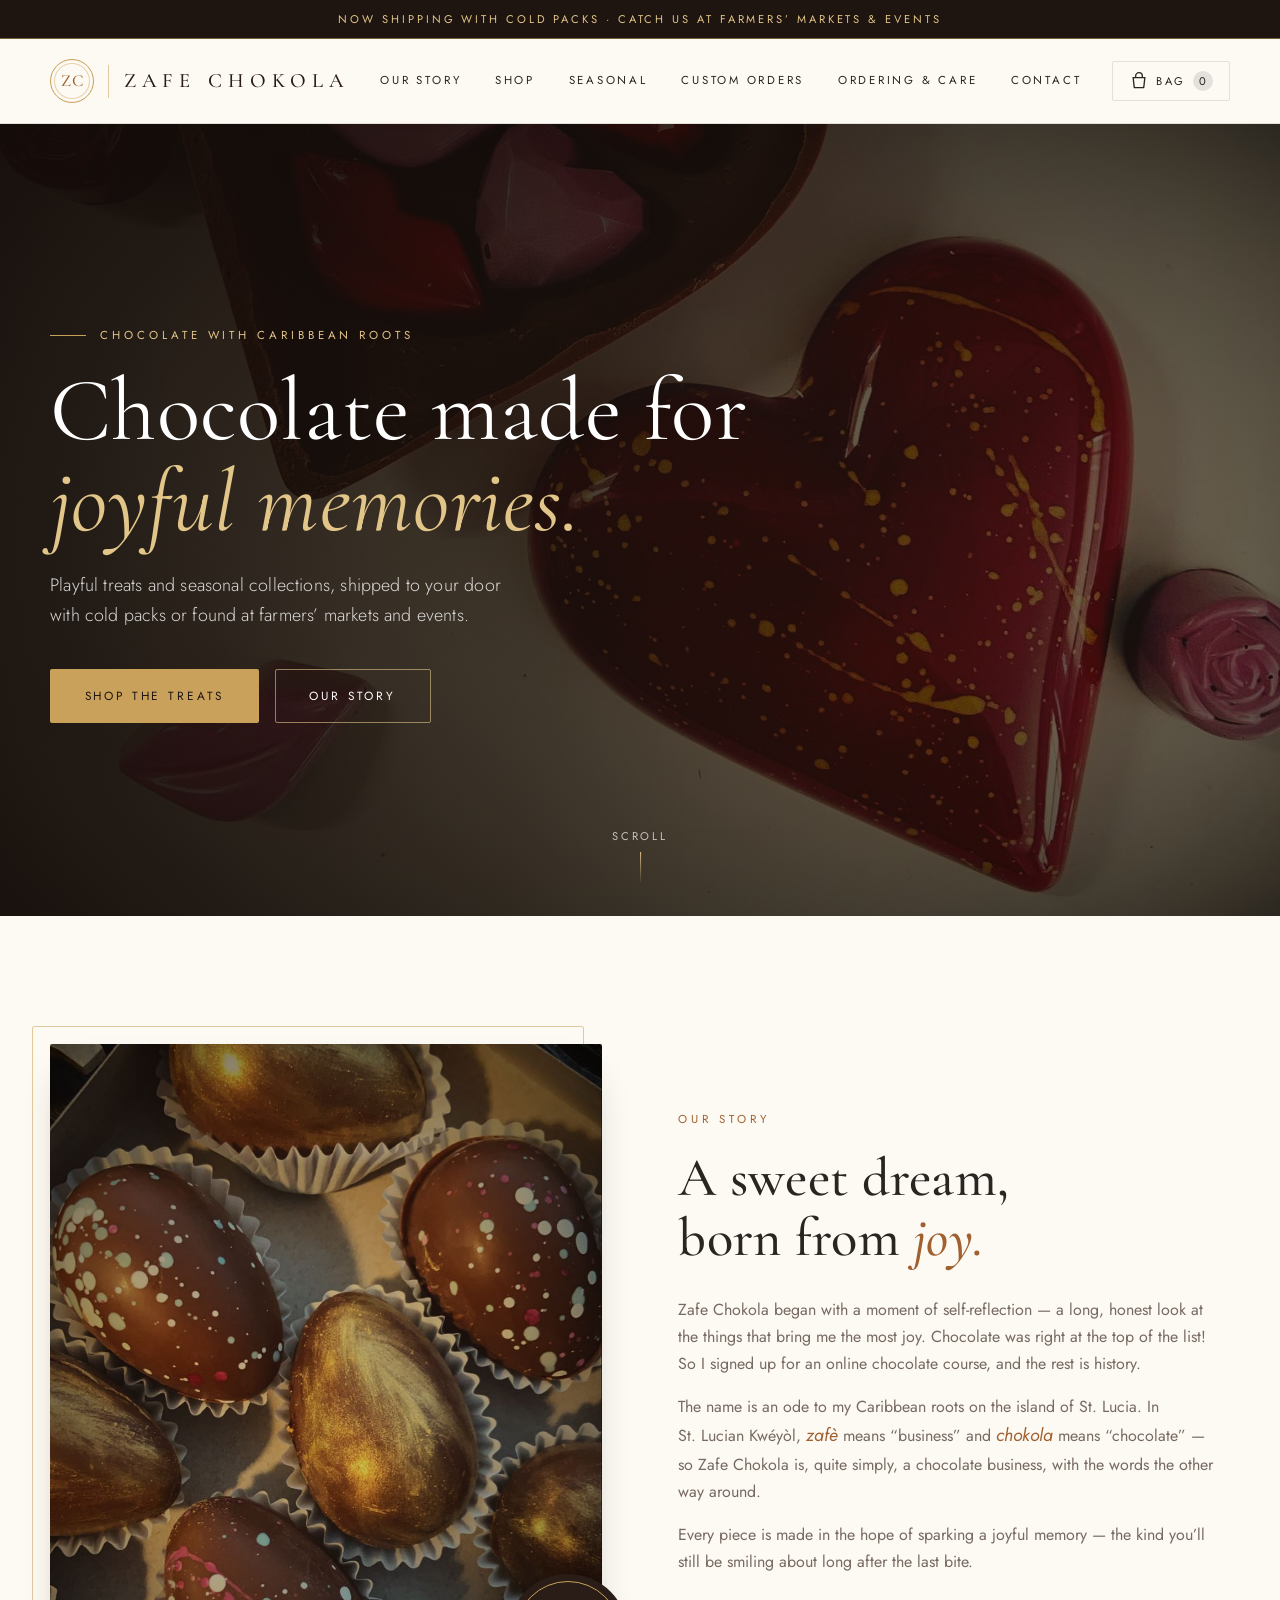
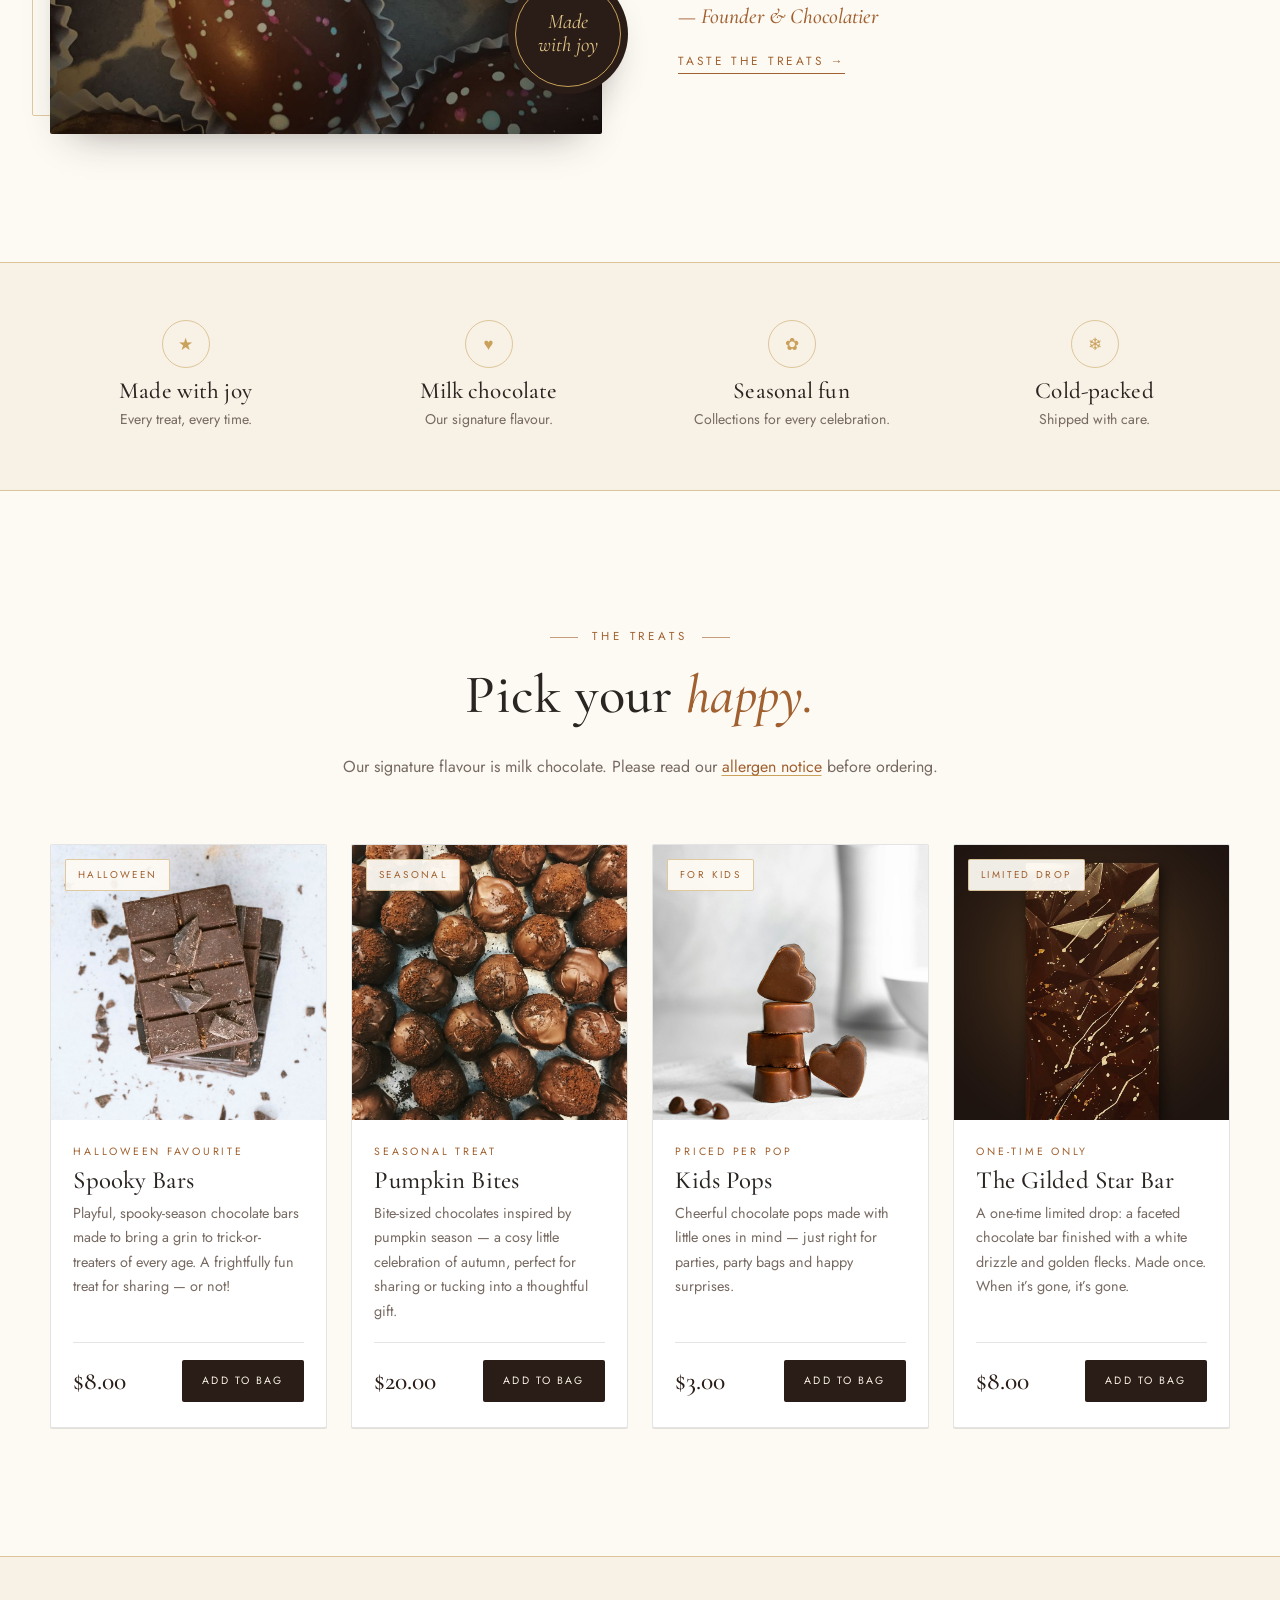
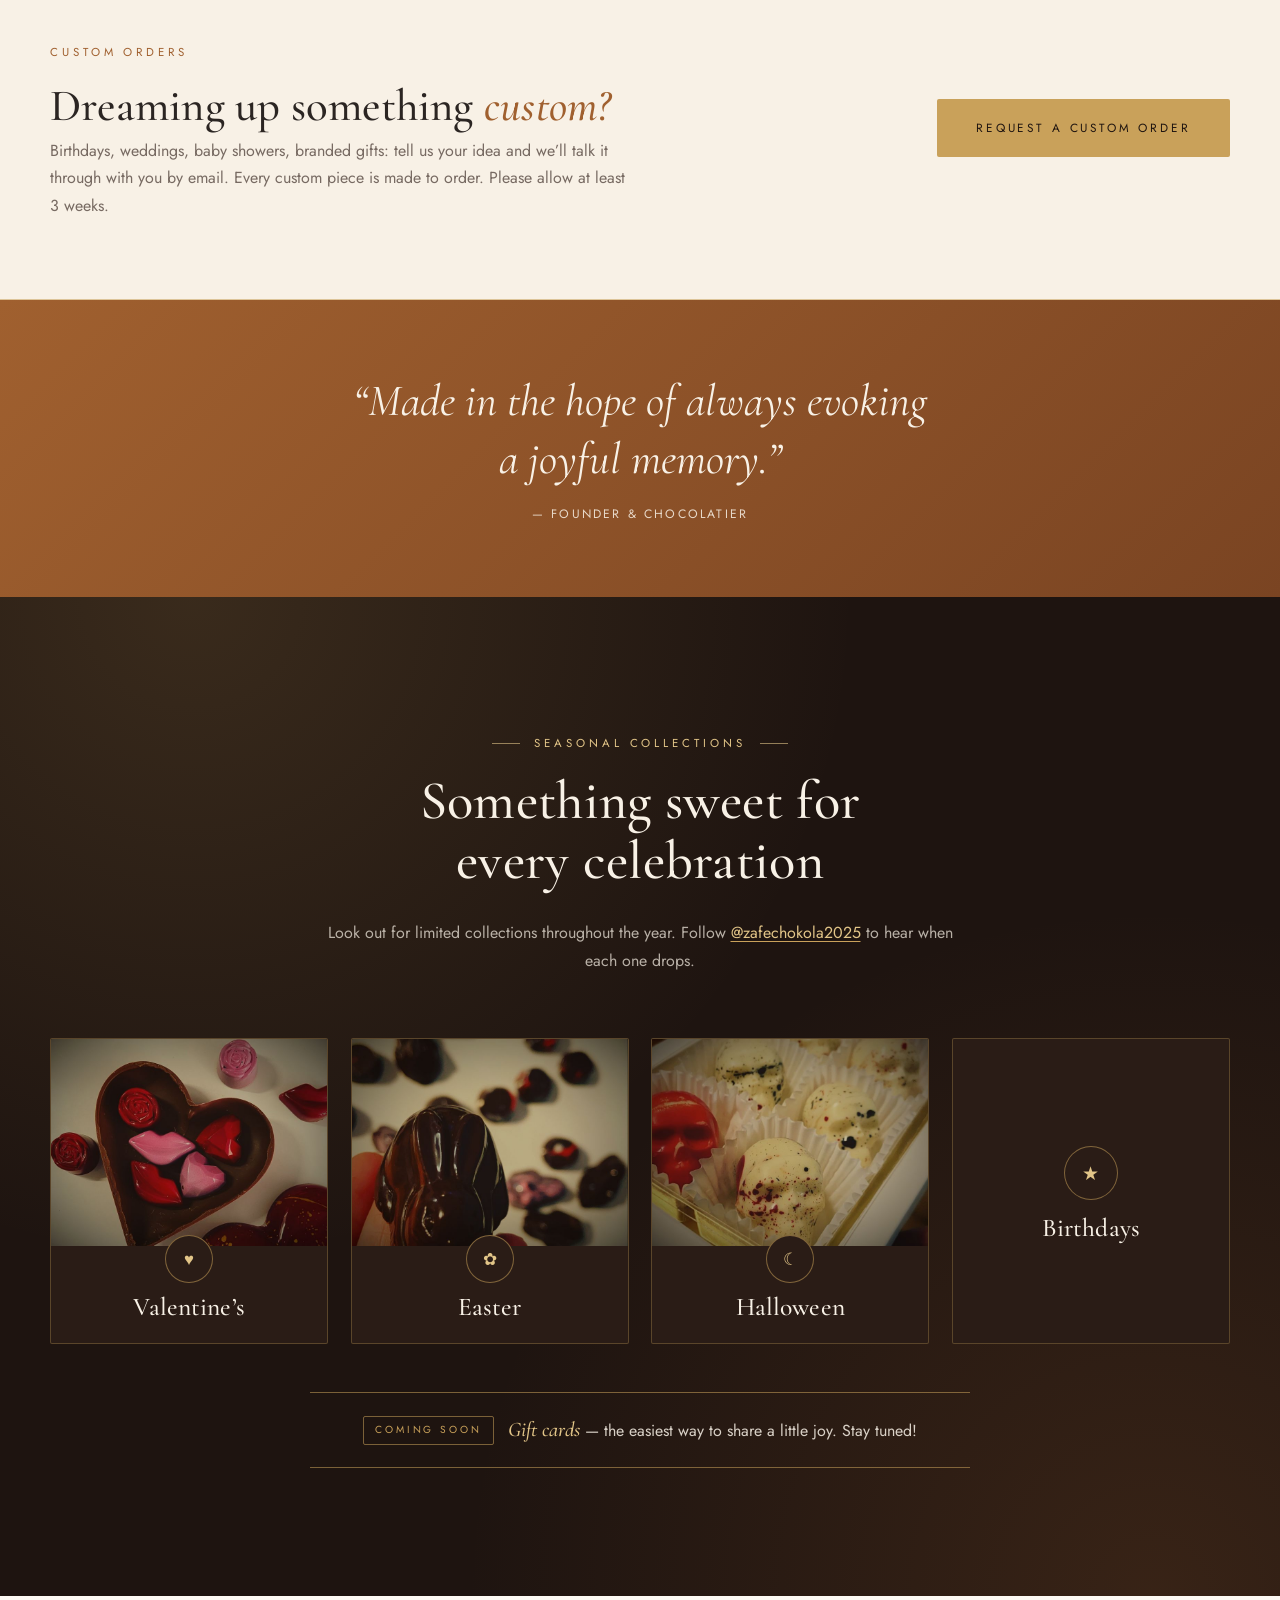
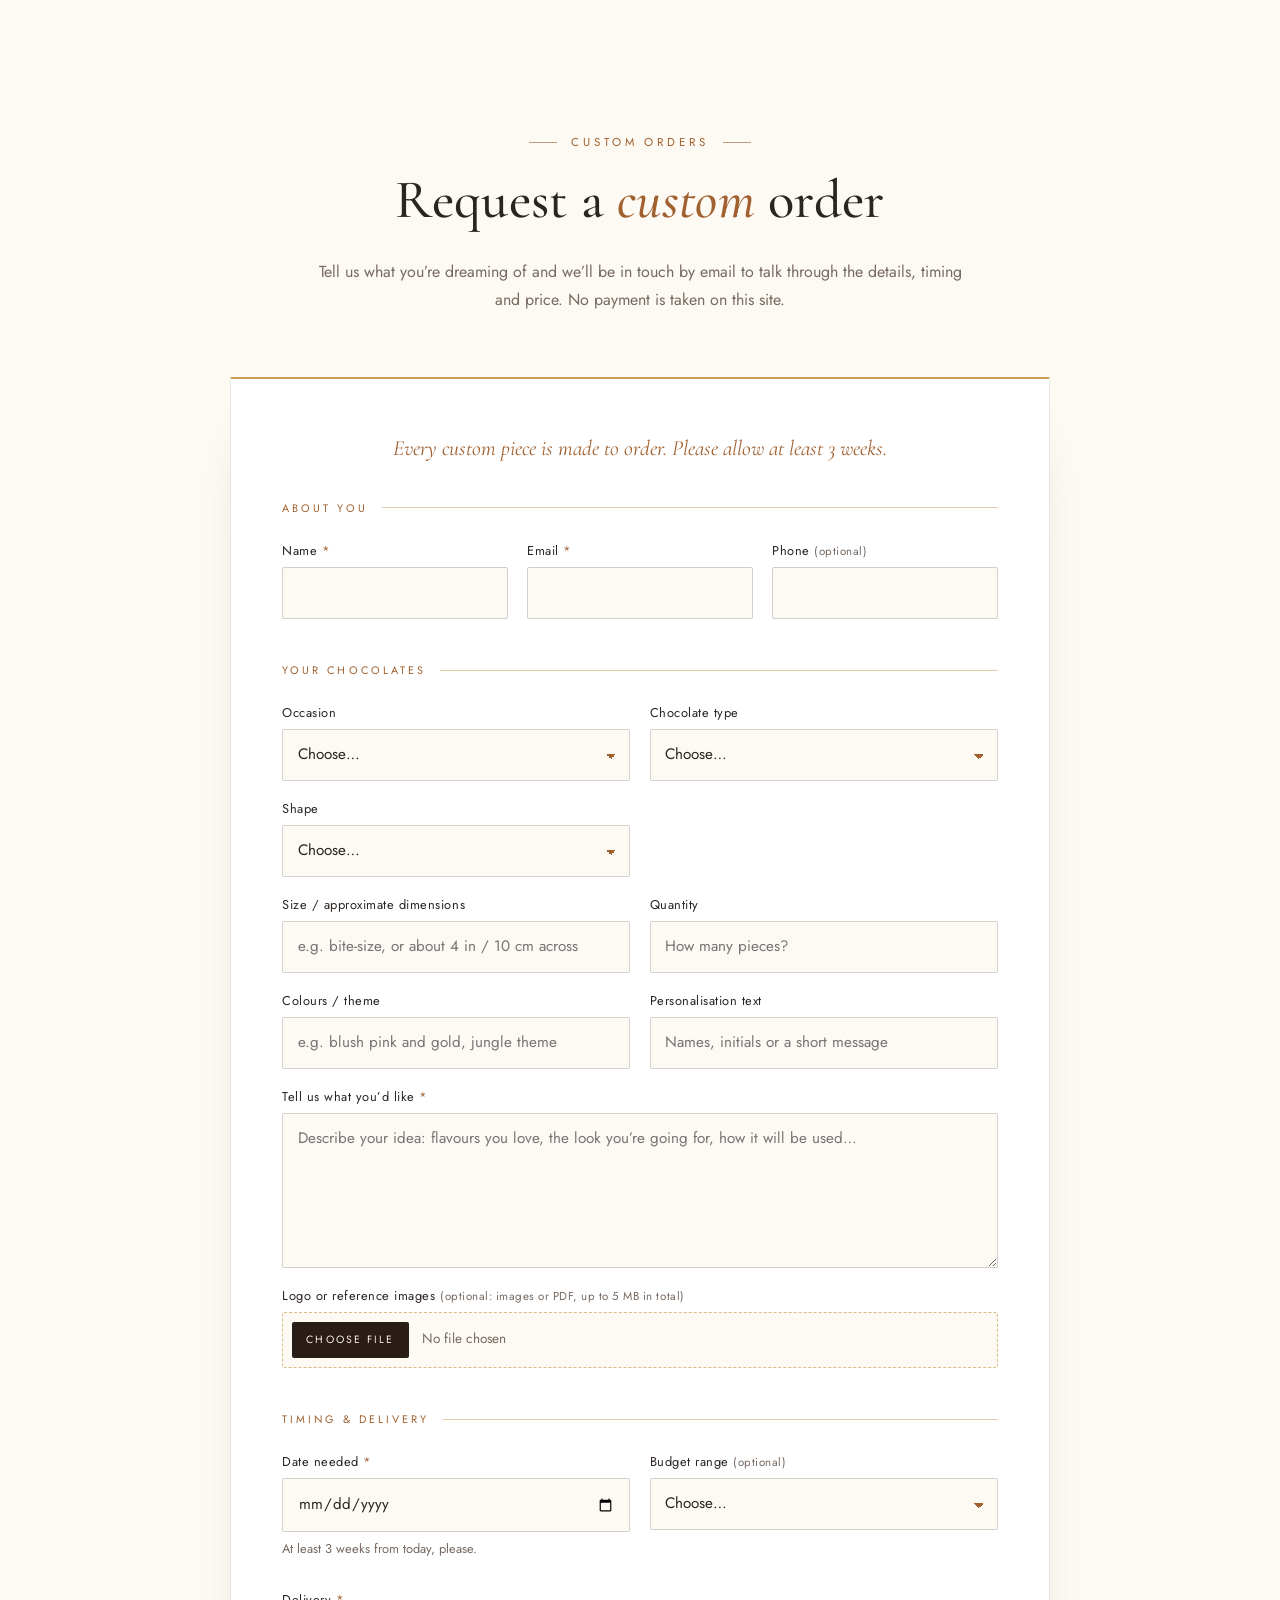
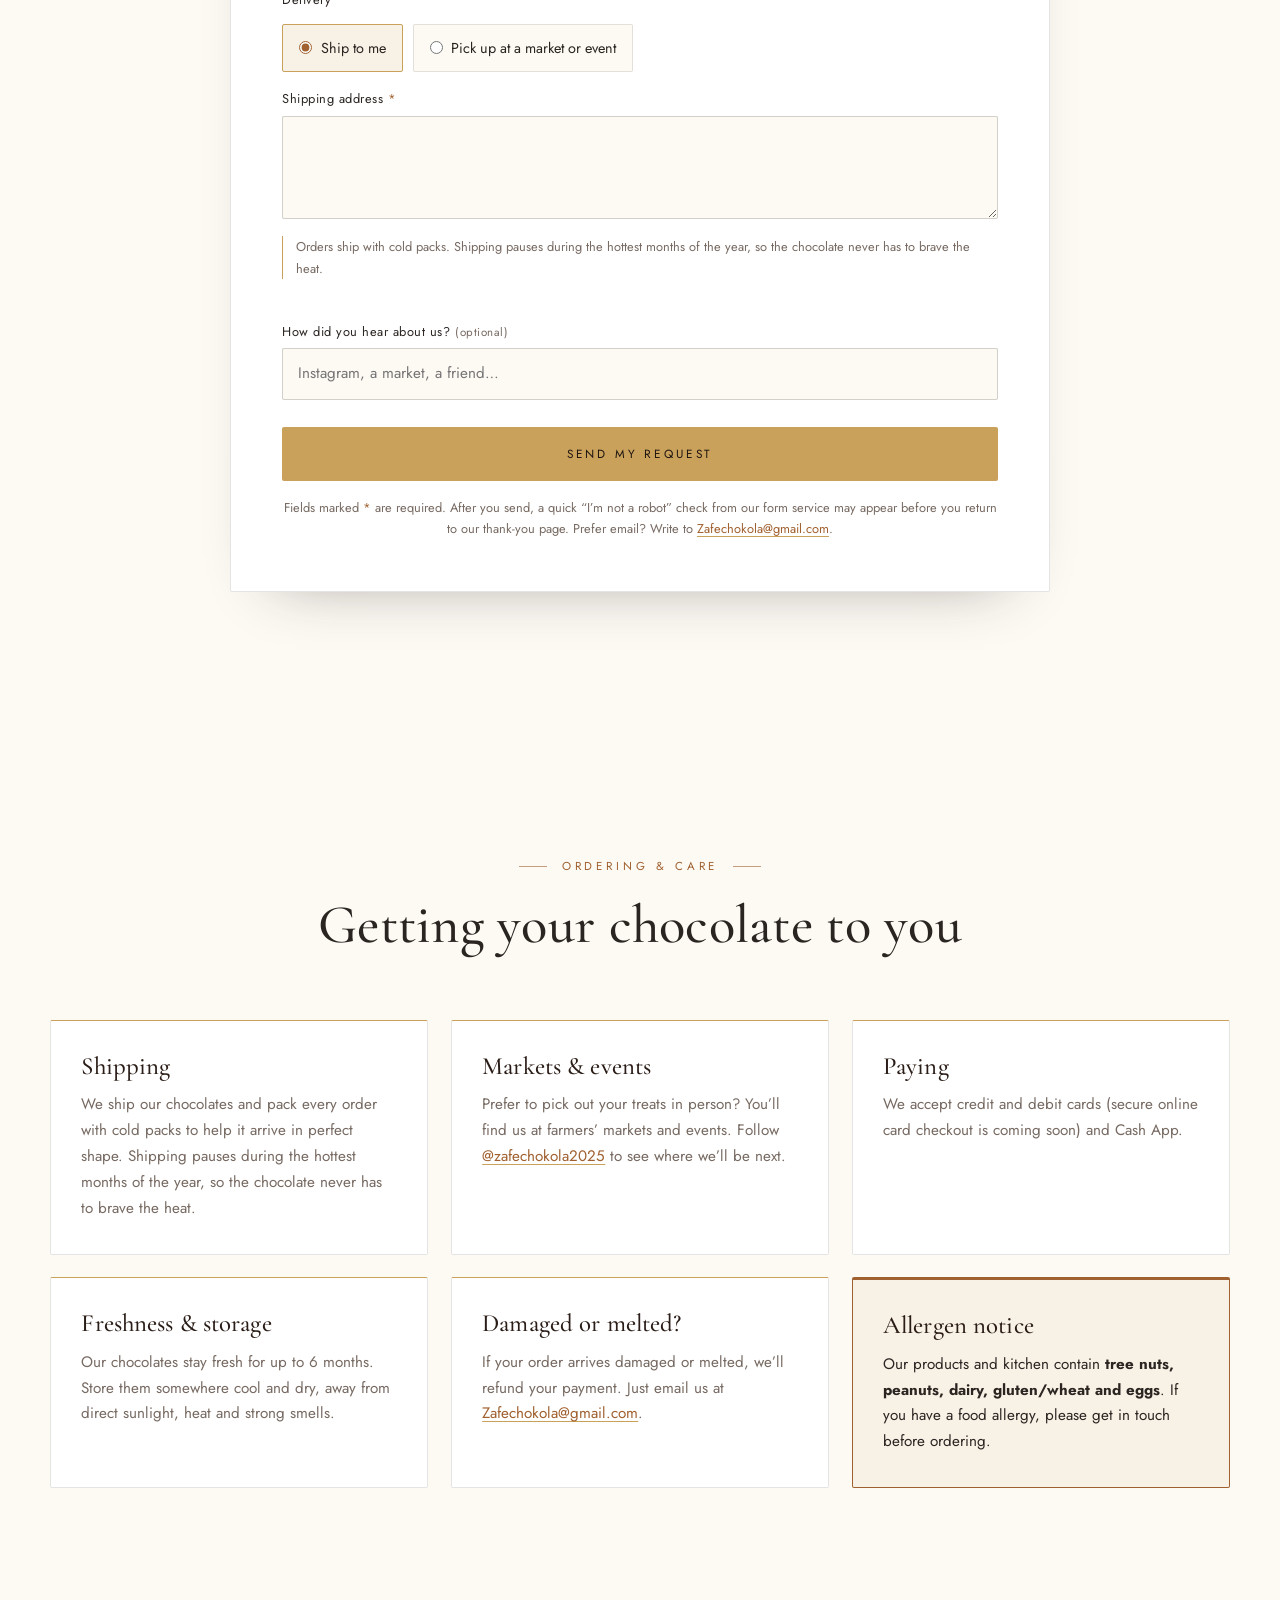
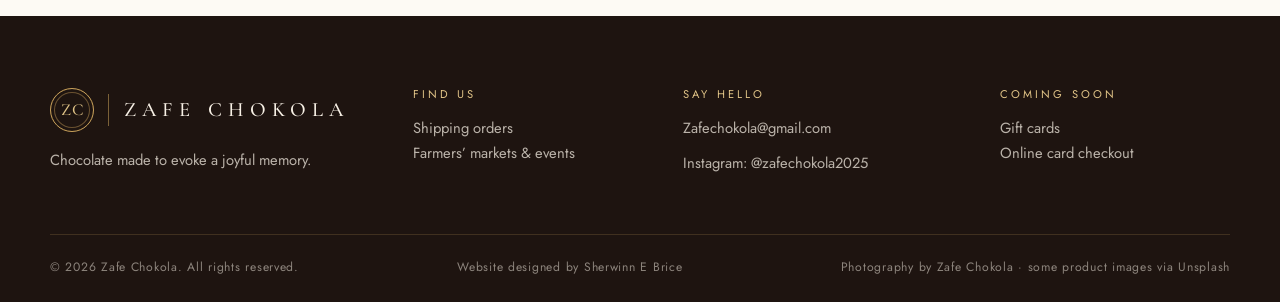
<file: index.html>
<!DOCTYPE html>
<html lang="en">
<head>
  <meta charset="UTF-8" />
  <meta name="viewport" content="width=device-width, initial-scale=1" />
  <title>Zafe Chokola — Chocolate Made for Joyful Memories</title>
  <meta name="description" content="Zafe Chokola: playful chocolate treats with Caribbean roots, made to evoke a joyful memory. Shipped with cold packs and found at farmers' markets and events." />
  <!-- Temporary "ZC" favicon (inline SVG). Replace with images/logo/favicon.png once the logo arrives. -->
  <link rel="icon" href="data:image/svg+xml,%3Csvg xmlns='http://www.w3.org/2000/svg' viewBox='0 0 64 64'%3E%3Ccircle cx='32' cy='32' r='31' fill='%232a1c16'/%3E%3Ctext x='32' y='42' font-family='Arial,sans-serif' font-weight='700' font-size='26' text-anchor='middle' fill='%23e2c588'%3EZC%3C/text%3E%3C/svg%3E" />
  <link rel="preconnect" href="https://fonts.googleapis.com" />
  <link rel="preconnect" href="https://fonts.gstatic.com" crossorigin />
  <link href="https://fonts.googleapis.com/css2?family=Cormorant+Garamond:ital,wght@0,400;0,500;0,600;1,400;1,500&family=Jost:wght@300;400&display=swap" rel="stylesheet" />
  <link rel="stylesheet" href="css/styles.css" />
</head>
<body>

  <div class="announce">Now shipping with cold packs &middot; Catch us at farmers&rsquo; markets &amp; events</div>

  <header class="site-header" id="top">
    <div class="container nav">
      <!-- LOGO SLOT: keep the "ZC" text monogram until the owner's logo file arrives (images/logo/logo.svg). See HANDOFF.md §5. -->
      <a href="#top" class="logo" aria-label="Zafe Chokola home">
        <span class="logo-mark">ZC</span>
        <span class="logo-text">Zafe Chokola</span>
      </a>
      <nav class="nav-links" id="navLinks" aria-label="Primary">
        <a href="#story">Our Story</a>
        <a href="#shop">Shop</a>
        <a href="#seasonal">Seasonal</a>
        <a href="#custom-order">Custom Orders</a>
        <a href="#ordering">Ordering &amp; Care</a>
        <a href="#contact">Contact</a>
      </nav>
      <div class="nav-actions">
        <button class="cart-btn" id="cartOpen" aria-label="Open cart">
          <svg viewBox="0 0 24 24" width="20" height="20" aria-hidden="true"><path fill="none" stroke="currentColor" stroke-width="1.6" d="M5 8h14l-1.2 11.2a1 1 0 0 1-1 .8H7.2a1 1 0 0 1-1-.8L5 8Zm3 0V6a4 4 0 0 1 8 0v2"/></svg>
          <span>Bag</span>
          <span class="cart-count" id="cartCount">0</span>
        </button>
        <button class="menu-toggle" id="menuToggle" aria-label="Toggle menu" aria-expanded="false">
          <span></span><span></span><span></span>
        </button>
      </div>
    </div>
  </header>

  <main>
    <!-- HERO (background photo slot: images/hero.jpg, set in css/styles.css) -->
    <section class="hero">
      <div class="hero-overlay"></div>
      <div class="container hero-content">
        <p class="eyebrow">Chocolate with Caribbean roots</p>
        <h1>Chocolate made for <em>joyful memories.</em></h1>
        <p class="hero-sub">Playful treats and seasonal collections, shipped to your door with cold packs or found at farmers&rsquo; markets and events.</p>
        <div class="hero-ctas">
          <a href="#shop" class="btn btn-gold">Shop the Treats</a>
          <a href="#story" class="btn btn-ghost">Our Story</a>
        </div>
      </div>
      <a href="#story" class="scroll-cue" aria-label="Scroll down">Scroll</a>
    </section>

    <!-- STORY (photo slot: images/story.jpg) -->
    <section class="story section" id="story">
      <div class="container story-grid">
        <div class="story-media">
          <img src="images/story.jpg" data-fallback="https://images.unsplash.com/photo-1599599810769-bcde5a160d32?w=1000&q=80&auto=format&fit=crop" alt="Chocolate Easter eggs, some brushed with gold and others speckled with colour" loading="lazy" />
          <div class="story-stamp"><span>Made<br/>with joy</span></div>
        </div>
        <div class="story-copy">
          <p class="eyebrow dark">Our Story</p>
          <h2>A sweet dream, born from <em>joy.</em></h2>
          <p>Zafe Chokola began with a moment of self-reflection &mdash; a long, honest look at the things that bring me the most joy. Chocolate was right at the top of the list! So I signed up for an online chocolate course, and the rest is history.</p>
          <p>The name is an ode to my Caribbean roots on the island of St.&nbsp;Lucia. In St.&nbsp;Lucian Kw&eacute;y&ograve;l, <em lang="acf">zaf&egrave;</em> means &ldquo;business&rdquo; and <em lang="acf">chokola</em> means &ldquo;chocolate&rdquo; &mdash; so Zafe Chokola is, quite simply, a chocolate business, with the words the other way around.</p>
          <p>Every piece is made in the hope of sparking a joyful memory &mdash; the kind you&rsquo;ll still be smiling about long after the last bite.</p>
          <p class="signature">&mdash; Founder &amp; Chocolatier</p>
          <a href="#shop" class="link-arrow">Taste the treats &rarr;</a>
        </div>
      </div>
    </section>

    <!-- VALUES -->
    <section class="values">
      <div class="container values-grid">
        <div class="value"><span class="v-icon">&#9733;</span><h3>Made with joy</h3><p>Every treat, every time.</p></div>
        <div class="value"><span class="v-icon">&#9829;</span><h3>Milk chocolate</h3><p>Our signature flavour.</p></div>
        <div class="value"><span class="v-icon">&#10047;</span><h3>Seasonal fun</h3><p>Collections for every celebration.</p></div>
        <div class="value"><span class="v-icon">&#10052;</span><h3>Cold-packed</h3><p>Shipped with care.</p></div>
      </div>
    </section>

    <!-- SHOP -->
    <section class="collections section" id="shop">
      <div class="container">
        <div class="section-head">
          <p class="eyebrow dark">The Treats</p>
          <h2>Pick your <em>happy.</em></h2>
          <p class="section-sub">Our signature flavour is milk chocolate. Please read our <a href="#allergens" class="inline-link">allergen notice</a> before ordering.</p>
        </div>
        <div class="product-grid" id="collectionGrid"></div>
      </div>
    </section>

    <!-- CUSTOM ORDER TEASER BAND -->
    <section class="order-cta" aria-labelledby="ctaTitle">
      <div class="container order-cta-inner">
        <div>
          <p class="eyebrow dark">Custom Orders</p>
          <h2 id="ctaTitle">Dreaming up something <em>custom?</em></h2>
          <p class="section-sub">Birthdays, weddings, baby showers, branded gifts: tell us your idea and we&rsquo;ll talk it through with you by email. Every custom piece is made to order. Please allow at least 3 weeks.</p>
        </div>
        <a href="#custom-order" class="btn btn-gold">Request a custom order</a>
      </div>
    </section>

    <!-- QUOTE BAND -->
    <section class="band">
      <div class="container">
        <p class="band-quote">&ldquo;Made in the hope of always evoking a joyful memory.&rdquo;</p>
        <p class="band-cite">&mdash; Founder &amp; Chocolatier</p>
      </div>
    </section>

    <!-- SEASONAL -->
    <section class="seasonal section" id="seasonal">
      <div class="container">
        <div class="section-head">
          <p class="eyebrow">Seasonal Collections</p>
          <h2>Something sweet for every celebration</h2>
          <p class="section-sub light">Look out for limited collections throughout the year. Follow <a href="https://instagram.com/zafechokola2025" target="_blank" rel="noopener" class="inline-link light">@zafechokola2025</a> to hear when each one drops.</p>
        </div>
        <div class="season-grid">
          <div class="season has-photo"><img src="images/seasonal/valentines.jpg" alt="A chocolate heart box filled with lip, rose and heart chocolates, beside a red speckled chocolate heart" loading="lazy" /><span class="s-icon" aria-hidden="true">&#9829;</span><h3>Valentine&rsquo;s</h3></div>
          <div class="season has-photo"><img src="images/seasonal/easter.jpg" alt="A glossy chocolate Easter bunny" loading="lazy" /><span class="s-icon" aria-hidden="true">&#10047;</span><h3>Easter</h3></div>
          <div class="season has-photo"><img src="images/seasonal/halloween.jpg" alt="A box of skull-shaped chocolates, speckled white and glossy red" loading="lazy" /><span class="s-icon" aria-hidden="true">&#9790;</span><h3>Halloween</h3></div>
          <!-- Birthdays: no photo yet. Add images/seasonal/birthdays.jpg (800x600) and copy the has-photo markup above. -->
          <div class="season"><span class="s-icon" aria-hidden="true">&#9733;</span><h3>Birthdays</h3></div>
        </div>
        <div class="giftcard-note">
          <span class="gc-tag">Coming soon</span>
          <p><strong>Gift cards</strong> &mdash; the easiest way to share a little joy. Stay tuned!</p>
        </div>
      </div>
    </section>

    <!-- CUSTOM ORDER REQUEST FORM: native multipart POST to FormSubmit (file uploads need it). See HANDOFF.md §4a. -->
    <section class="custom-order section" id="custom-order" aria-labelledby="coTitle">
      <div class="container">
        <div class="section-head">
          <p class="eyebrow dark">Custom Orders</p>
          <h2 id="coTitle">Request a <em>custom</em> order</h2>
          <p class="section-sub">Tell us what you&rsquo;re dreaming of and we&rsquo;ll be in touch by email to talk through the details, timing and price. No payment is taken on this site.</p>
        </div>

        <div class="co-card">
          <p class="co-lead">Every custom piece is made to order. Please allow at least 3 weeks.</p>
          <form class="co-form" id="customForm" action="https://formsubmit.co/zafechokola@gmail.com" method="POST" enctype="multipart/form-data" novalidate>
            <!-- FormSubmit controls (_subject, _replyto and _next are filled in by js/main.js on submit) -->
            <input type="hidden" name="_subject" value="New custom order request" />
            <input type="hidden" name="_template" value="table" />
            <input type="hidden" name="_replyto" value="" />
            <input type="hidden" name="_next" value="https://dupesdidit.github.io/zafe-chokola/thanks.html" />
            <div class="of-honey" aria-hidden="true"><label for="coHoney">Leave this empty</label><input id="coHoney" name="_honey" type="text" tabindex="-1" autocomplete="off" /></div>

            <fieldset class="of-group">
              <legend>About you</legend>
              <div class="of-row three">
                <div class="of-field"><label for="coName">Name <span class="req" aria-hidden="true">*</span></label><input id="coName" name="name" type="text" autocomplete="name" required /></div>
                <div class="of-field"><label for="coEmail">Email <span class="req" aria-hidden="true">*</span></label><input id="coEmail" name="email" type="email" autocomplete="email" required /></div>
                <div class="of-field"><label for="coPhone">Phone <span class="opt">(optional)</span></label><input id="coPhone" name="phone" type="tel" autocomplete="tel" /></div>
              </div>
            </fieldset>

            <fieldset class="of-group">
              <legend>Your chocolates</legend>
              <div class="of-row">
                <div class="of-field"><label for="coOccasion">Occasion</label>
                  <select id="coOccasion" name="occasion"><option value="">Choose&hellip;</option><option>Birthday</option><option>Wedding</option><option>Baby shower</option><option>Corporate/branded</option><option>Holiday</option><option>Other</option></select></div>
                <div class="of-field"><label for="coType">Chocolate type</label>
                  <select id="coType" name="chocolate_type"><option value="">Choose&hellip;</option><option>Milk</option><option>Dark</option><option>White</option><option>Mixed</option><option>Not sure</option></select></div>
              </div>
              <div class="of-row">
                <div class="of-field"><label for="coShape">Shape</label>
                  <select id="coShape" name="shape"><option value="">Choose&hellip;</option><option>Round</option><option>Square</option><option>Rectangle/bar</option><option>Heart</option><option value="Custom shape">Custom shape (describe)</option><option>Not sure</option></select></div>
                <div class="of-field" id="shapeDescField" hidden><label for="coShapeDesc">Describe the shape <span class="req" aria-hidden="true">*</span></label><input id="coShapeDesc" name="shape_description" type="text" placeholder="e.g. a football, the number 30, a star" /></div>
              </div>
              <div class="of-row">
                <div class="of-field"><label for="coSize">Size / approximate dimensions</label><input id="coSize" name="size" type="text" placeholder="e.g. bite-size, or about 4 in / 10 cm across" /></div>
                <div class="of-field"><label for="coQty">Quantity</label><input id="coQty" name="quantity" type="number" min="1" max="10000" step="1" inputmode="numeric" placeholder="How many pieces?" /></div>
              </div>
              <div class="of-row">
                <div class="of-field"><label for="coColours">Colours / theme</label><input id="coColours" name="colours_theme" type="text" placeholder="e.g. blush pink and gold, jungle theme" /></div>
                <div class="of-field"><label for="coText">Personalisation text</label><input id="coText" name="personalisation" type="text" maxlength="120" placeholder="Names, initials or a short message" /></div>
              </div>
              <div class="of-field"><label for="coDesc">Tell us what you&rsquo;d like <span class="req" aria-hidden="true">*</span></label><textarea id="coDesc" name="description" rows="5" required placeholder="Describe your idea: flavours you love, the look you&rsquo;re going for, how it will be used&hellip;"></textarea></div>
              <div class="of-field">
                <span class="of-label" id="coFilesLabel">Logo or reference images <span class="opt">(optional: images or PDF, up to 5&nbsp;MB in total)</span></span>
                <div class="co-files" role="group" aria-labelledby="coFilesLabel">
                  <input id="coFile1" name="attachment" type="file" accept="image/*,.pdf,application/pdf" aria-label="Reference file 1" />
                  <input id="coFile2" name="attachment_2" type="file" accept="image/*,.pdf,application/pdf" aria-label="Reference file 2" hidden />
                  <input id="coFile3" name="attachment_3" type="file" accept="image/*,.pdf,application/pdf" aria-label="Reference file 3" hidden />
                </div>
                <button type="button" class="text-btn" id="addFile" hidden>+ Add another file</button>
                <p class="of-msg" id="fileMsg" role="alert" hidden></p>
              </div>
            </fieldset>

            <fieldset class="of-group">
              <legend>Timing &amp; delivery</legend>
              <div class="of-row">
                <div class="of-field"><label for="coDate">Date needed <span class="req" aria-hidden="true">*</span></label><input id="coDate" name="date_needed" type="date" required aria-describedby="dateHelp" />
                  <p class="of-help" id="dateHelp">At least 3 weeks from today, please.</p><p class="of-msg" id="dateMsg" role="alert" hidden></p></div>
                <div class="of-field"><label for="coBudget">Budget range <span class="opt">(optional)</span></label>
                  <select id="coBudget" name="budget"><option value="">Choose&hellip;</option><option>Under $50</option><option>$50&ndash;100</option><option>$100&ndash;250</option><option>$250+</option></select></div>
              </div>
              <p class="of-label" id="coDelivLabel">Delivery <span class="req" aria-hidden="true">*</span></p>
              <div class="of-choices" role="radiogroup" aria-labelledby="coDelivLabel">
                <label class="of-choice"><input type="radio" name="delivery" value="Ship to me" checked required /> <span>Ship to me</span></label>
                <label class="of-choice"><input type="radio" name="delivery" value="Pick up at a market or event" /> <span>Pick up at a market or event</span></label>
              </div>
              <div class="of-field" id="coAddressField"><label for="coAddress">Shipping address <span class="req" aria-hidden="true">*</span></label><textarea id="coAddress" name="shipping_address" rows="3" autocomplete="street-address" required></textarea></div>
              <p class="of-note">Orders ship with cold packs. Shipping pauses during the hottest months of the year, so the chocolate never has to brave the heat.</p>
            </fieldset>

            <div class="of-field"><label for="coHeard">How did you hear about us? <span class="opt">(optional)</span></label><input id="coHeard" name="heard_about_us" type="text" placeholder="Instagram, a market, a friend&hellip;" /></div>

            <p class="of-error" id="coError" role="alert" hidden></p>
            <button type="submit" class="btn btn-gold btn-block co-submit" id="coSubmit">Send my request</button>
            <p class="of-fine">Fields marked <span class="req">*</span> are required. After you send, a quick &ldquo;I&rsquo;m not a robot&rdquo; check from our form service may appear before you return to our thank-you page. Prefer email? Write to <a class="inline-link" href="mailto:Zafechokola@gmail.com">Zafechokola@gmail.com</a>.</p>
          </form>
        </div>
      </div>
    </section>

    <!-- ORDERING & CARE -->
    <section class="ordering section" id="ordering">
      <div class="container">
        <div class="section-head">
          <p class="eyebrow dark">Ordering &amp; Care</p>
          <h2>Getting your chocolate to you</h2>
        </div>
        <div class="info-grid">
          <div class="info-card">
            <h3>Shipping</h3>
            <p>We ship our chocolates and pack every order with cold packs to help it arrive in perfect shape. Shipping pauses during the hottest months of the year, so the chocolate never has to brave the heat.</p>
          </div>
          <div class="info-card">
            <h3>Markets &amp; events</h3>
            <p>Prefer to pick out your treats in person? You&rsquo;ll find us at farmers&rsquo; markets and events. Follow <a href="https://instagram.com/zafechokola2025" target="_blank" rel="noopener" class="inline-link">@zafechokola2025</a> to see where we&rsquo;ll be next.</p>
          </div>
          <div class="info-card">
            <h3>Paying</h3>
            <p>We accept credit and debit cards (secure online card checkout is coming soon) and Cash App.</p>
            <!-- TODO(owner): add the Cash App $cashtag here once confirmed — do not guess it. -->
          </div>
          <div class="info-card">
            <h3>Freshness &amp; storage</h3>
            <p>Our chocolates stay fresh for up to 6 months. Store them somewhere cool and dry, away from direct sunlight, heat and strong smells.</p>
          </div>
          <div class="info-card">
            <h3>Damaged or melted?</h3>
            <p>If your order arrives damaged or melted, we&rsquo;ll refund your payment. Just email us at <a href="mailto:Zafechokola@gmail.com" class="inline-link">Zafechokola@gmail.com</a>.</p>
          </div>
          <div class="info-card allergen" id="allergens">
            <h3>Allergen notice</h3>
            <p>Our products and kitchen contain <strong>tree nuts, peanuts, dairy, gluten/wheat and eggs</strong>. If you have a food allergy, please get in touch before ordering.</p>
          </div>
        </div>
      </div>
    </section>
  </main>

  <!-- FOOTER / CONTACT -->
  <footer class="site-footer" id="contact">
    <div class="container footer-grid">
      <div>
        <a href="#top" class="logo light"><span class="logo-mark">ZC</span><span class="logo-text">Zafe Chokola</span></a>
        <p class="foot-tag">Chocolate made to evoke a joyful memory.</p>
      </div>
      <div>
        <h4>Find Us</h4>
        <p>Shipping orders<br />Farmers&rsquo; markets &amp; events</p>
      </div>
      <div>
        <h4>Say Hello</h4>
        <p><a href="mailto:Zafechokola@gmail.com">Zafechokola@gmail.com</a></p>
        <p><a href="https://instagram.com/zafechokola2025" target="_blank" rel="noopener">Instagram: @zafechokola2025</a></p>
      </div>
      <div>
        <h4>Coming Soon</h4>
        <p>Gift cards<br />Online card checkout</p>
      </div>
    </div>
    <div class="container foot-bottom">
      <span>&copy; 2026 Zafe Chokola. All rights reserved.</span>
      <span><a href="order-website/">Website designed by Sherwinn E Brice</a></span>
      <span>Photography by Zafe Chokola &middot; some product images via Unsplash</span>
    </div>
  </footer>

  <!-- CART DRAWER -->
  <div class="cart-backdrop" id="cartBackdrop" hidden></div>
  <aside class="cart-drawer" id="cartDrawer" aria-label="Shopping bag" aria-hidden="true">
    <div class="cart-head">
      <h3>Your Bag</h3>
      <button class="icon-btn" id="cartClose" aria-label="Close cart">&times;</button>
    </div>
    <div class="cart-body" id="cartItems"></div>
    <div class="cart-foot">
      <div class="cart-row"><span>Subtotal</span><strong id="cartSubtotal">$0.00</strong></div>
      <p class="cart-note">Shipping and taxes calculated at checkout. Orders ship with cold packs.</p>
      <button class="btn btn-gold btn-block" id="checkoutBtn">Checkout</button>
      <button class="text-btn" id="clearCart">Clear bag</button>
    </div>
  </aside>

  <!-- CHECKOUT PLACEHOLDER MODAL -->
  <div class="modal" id="checkoutModal" role="dialog" aria-modal="true" aria-labelledby="modalTitle" hidden>
    <div class="modal-card">
      <button class="icon-btn modal-x" id="modalClose" aria-label="Close">&times;</button>
      <p class="eyebrow dark">Almost there</p>
      <h3 id="modalTitle">Checkout coming soon</h3>
      <p>Secure card payments will connect via <strong>Stripe</strong> soon. Your bag has been saved on this device, so nothing will be lost.</p>
      <div class="modal-summary" id="modalSummary"></div>
      <button class="btn btn-dark btn-block" id="modalOk">Continue browsing</button>
    </div>
  </div>

  <div class="toast" id="toast" role="status" aria-live="polite"></div>

  <script src="js/products.js"></script>
  <script src="js/main.js"></script>
</body>
</html>
</file>
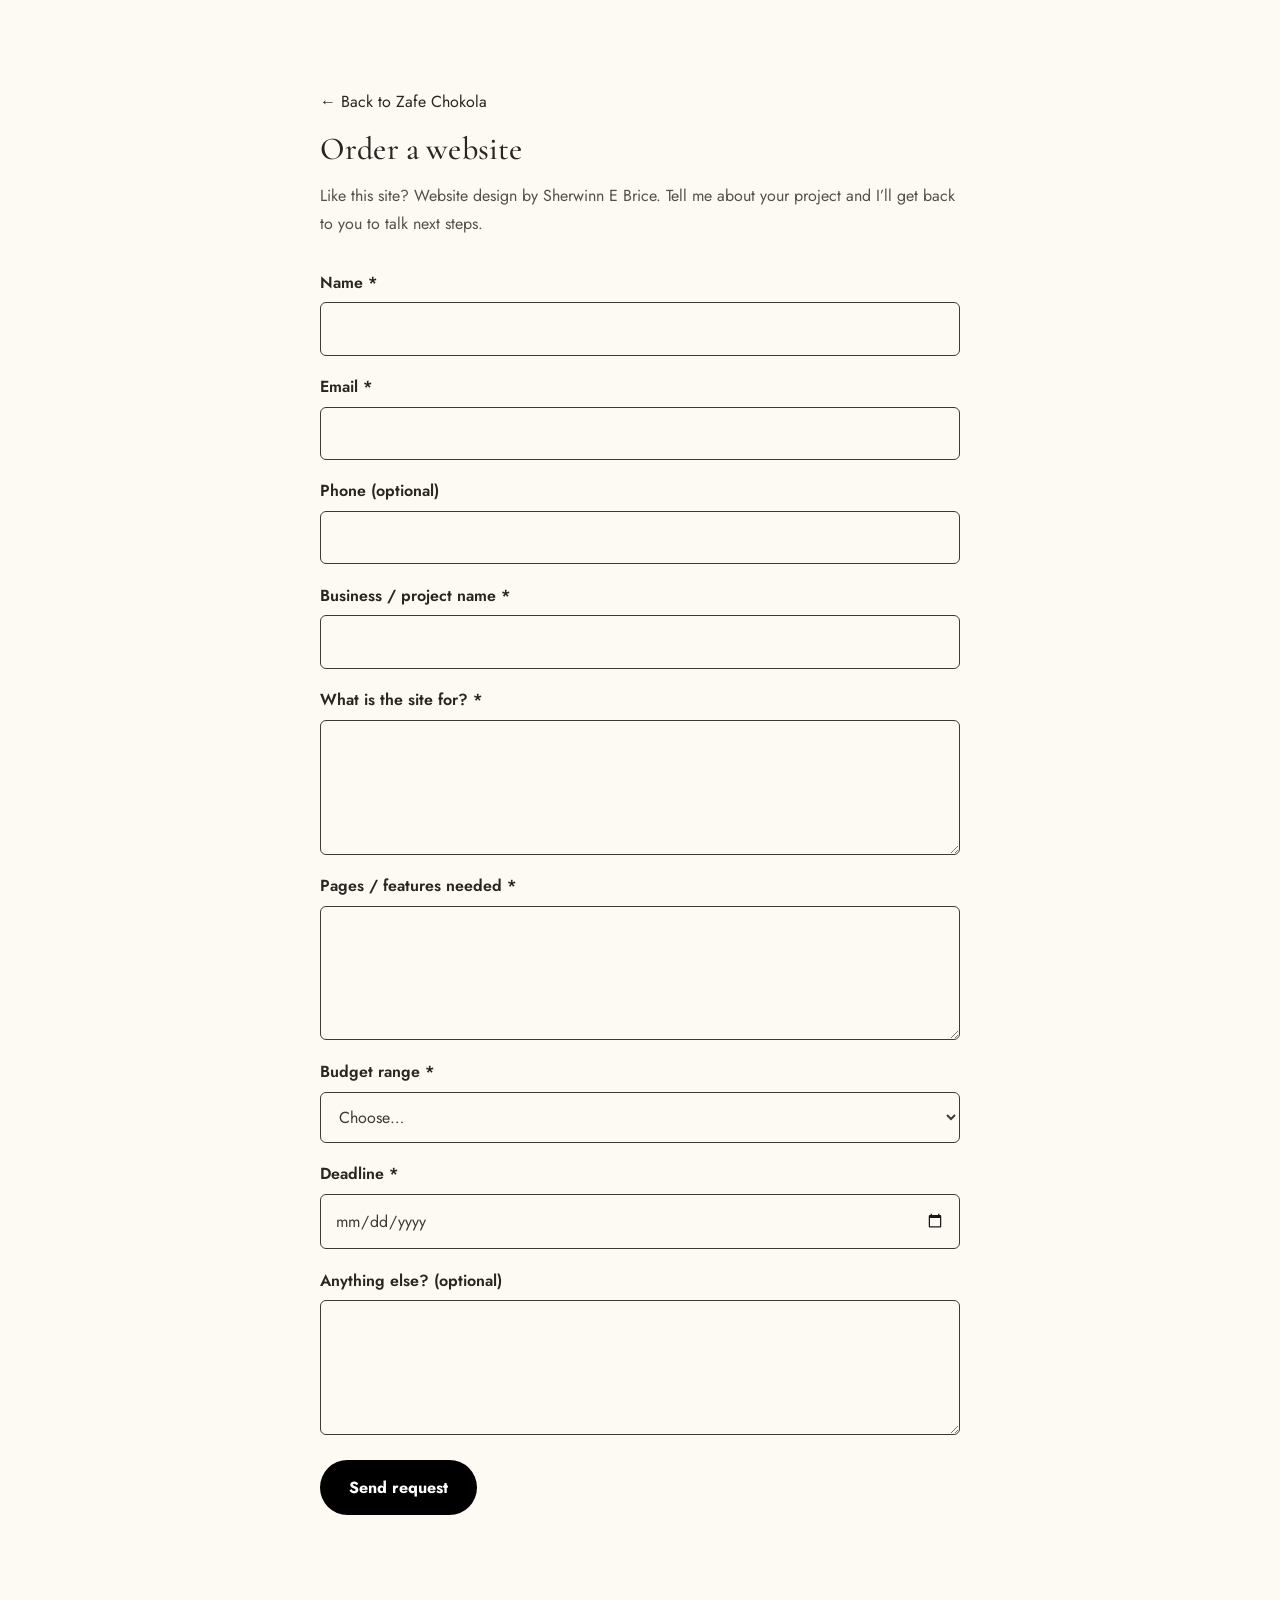
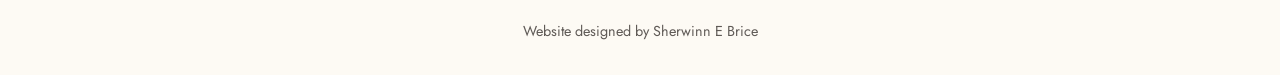
<file: order-website/index.html>
<!doctype html>
<html lang="en"><head><meta charset="utf-8"><meta name="viewport" content="width=device-width,initial-scale=1">
<title>Order a website · Sherwinn E Brice</title><meta name="description" content="Tell Sherwinn E Brice about the website you need."><link href="https://fonts.googleapis.com/css2?family=Cormorant+Garamond:ital,wght@0,400;0,500;0,600;1,400;1,500&family=Jost:wght@300;400&display=swap" rel="stylesheet" />
<link rel="stylesheet" href="../css/styles.css">
<style>.ow{max-width:680px;margin:0 auto;padding:clamp(2rem,6vw,4.5rem) 1.25rem}.ow h1{margin:.5rem 0 .75rem}.ow .lede{opacity:.8;margin-bottom:2rem}.ow label{display:block;margin:0 0 1.1rem;font-weight:600}.ow input,.ow select,.ow textarea{display:block;width:100%;box-sizing:border-box;margin-top:.4rem;padding:.75rem .85rem;border:1px solid currentColor;border-radius:6px;background:transparent;color:inherit;font:inherit;font-weight:400;opacity:.9}.ow select option{color:#111}.ow button{margin-top:.5rem;padding:.85rem 1.8rem;border:0;border-radius:999px;font:inherit;font-weight:700;cursor:pointer;background:currentColor}.ow button span{filter:invert(1)}.ow .hp{position:absolute;left:-9999px}.ow a{color:inherit}#thanks{display:none;padding:1.5rem;border:1px solid currentColor;border-radius:8px;margin-bottom:2rem}#thanks:target{display:block}#thanks:target+form{display:none}.ow-foot{text-align:center;padding:2rem 1rem;opacity:.75;font-size:.9rem}</style></head>
<body style="background:var(--ivory);color:var(--ink)"><main class="ow"><p><a href="../">← Back to Zafe Chokola</a></p><h1>Order a website</h1>
<p class="lede">Like this site? Website design by Sherwinn E Brice. Tell me about your project and I’ll get back to you to talk next steps.</p>
<div id="thanks" role="status"><h2>Thank you!</h2><p>Your request has been received. Sherwinn will be in touch soon.</p></div>
<form name="order-website" method="POST" action="https://formsubmit.co/me@sherwinnbrice.com"><input type="hidden" name="_subject" value="New website order request (Zafe Chokola site)"><input type="hidden" name="_template" value="table"><input type="hidden" name="_next" value="https://dupesdidit.github.io/zafe-chokola/order-website/#thanks"><input type="text" name="_honey" class="hp" tabindex="-1" autocomplete="off">
<label>Name *<input type="text" name="name" required></label><label>Email *<input type="email" name="email" required></label><label>Phone (optional)<input type="tel" name="phone"></label><label>Business / project name *<input type="text" name="business" required></label>
<label>What is the site for? *<textarea name="purpose" rows="4" required></textarea></label><label>Pages / features needed *<textarea name="pages_features" rows="4" required></textarea></label>
<label>Budget range *<select name="budget" required><option value="">Choose…</option><option>Under $500</option><option>$500–$1,000</option><option>$1,000–$2,500</option><option>$2,500–$5,000</option><option>$5,000+</option><option>Not sure yet</option></select></label>
<label>Deadline *<input type="date" name="deadline" required></label><label>Anything else? (optional)<textarea name="other" rows="4"></textarea></label><button type="submit"><span>Send request</span></button></form></main>
<footer class="ow-foot"><a href="./">Website designed by Sherwinn E Brice</a></footer></body></html>
</file>
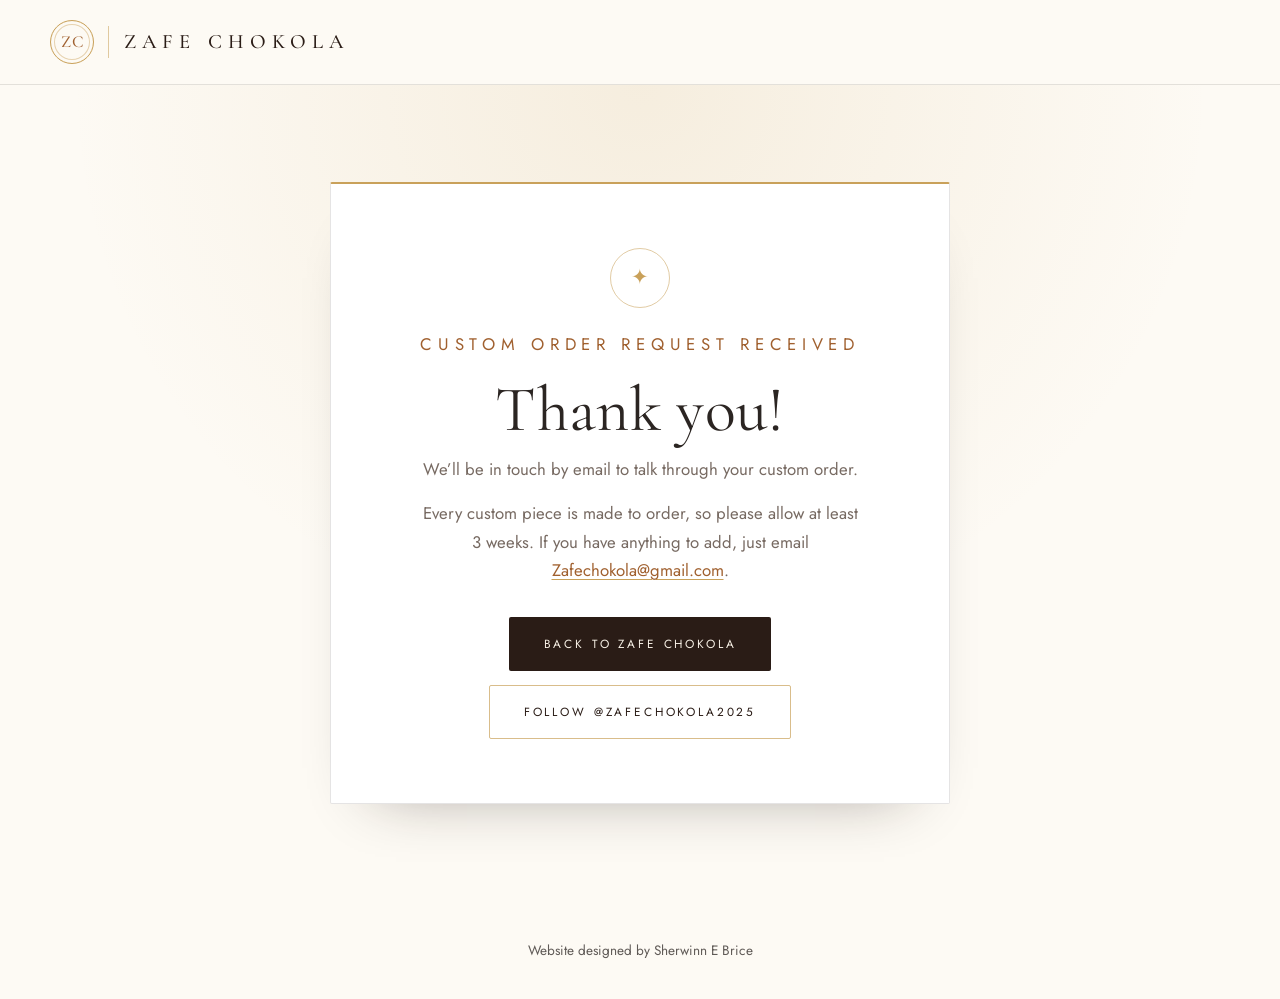
<file: thanks.html>
<!DOCTYPE html>
<html lang="en">
<head>
  <meta charset="UTF-8" />
  <meta name="viewport" content="width=device-width, initial-scale=1" />
  <title>Thank you — Zafe Chokola</title>
  <meta name="robots" content="noindex" />
  <link rel="icon" href="data:image/svg+xml,%3Csvg xmlns='http://www.w3.org/2000/svg' viewBox='0 0 64 64'%3E%3Ccircle cx='32' cy='32' r='31' fill='%232a1c16'/%3E%3Ctext x='32' y='42' font-family='Arial,sans-serif' font-weight='700' font-size='26' text-anchor='middle' fill='%23e2c588'%3EZC%3C/text%3E%3C/svg%3E" />
  <link rel="preconnect" href="https://fonts.googleapis.com" />
  <link rel="preconnect" href="https://fonts.gstatic.com" crossorigin />
  <link href="https://fonts.googleapis.com/css2?family=Cormorant+Garamond:ital,wght@0,400;0,500;0,600;1,400;1,500&family=Jost:wght@300;400&display=swap" rel="stylesheet" />
  <link rel="stylesheet" href="css/styles.css" />
  <style>
    .thanks { min-height: calc(100vh - 84px); display: grid; place-items: center; padding: 4rem 0; text-align: center;
      background: radial-gradient(circle at 50% 0%, rgba(201,161,90,.14), transparent 55%), var(--ivory); }
    .thanks-card { max-width: 620px; margin: 0 auto; padding: clamp(2.4rem, 6vw, 4rem) clamp(1.4rem, 5vw, 3.4rem); background: #fff;
      border: 1px solid var(--line); border-top: 2px solid var(--gold); border-radius: var(--radius); box-shadow: 0 30px 60px -45px rgba(30,20,16,.45); }
    .thanks-mark { display: grid; place-items: center; width: 60px; height: 60px; margin: 0 auto 1.4rem; border: var(--hair); border-radius: 50%; color: var(--gold); font-size: 1.3rem; }
    .thanks h1 { font-size: clamp(2.8rem, 6vw, 4rem); font-weight: 400; margin-bottom: .6rem; }
    .thanks p { color: var(--muted); font-size: 1.05rem; max-width: 44ch; margin: 0 auto 1rem; }
    .thanks .eyebrow { justify-content: center; }
    .thanks-actions { display: flex; flex-wrap: wrap; justify-content: center; gap: .9rem; margin-top: 2rem; }
  </style>
</head>
<body>
  <header class="site-header">
    <div class="container nav">
      <a href="index.html" class="logo" aria-label="Zafe Chokola home"><span class="logo-mark">ZC</span><span class="logo-text">Zafe Chokola</span></a>
    </div>
  </header>
  <main class="thanks">
    <div class="container">
      <div class="thanks-card">
        <span class="thanks-mark" aria-hidden="true">&#10022;</span>
        <p class="eyebrow dark">Custom order request received</p>
        <h1>Thank you!</h1>
        <p>We&rsquo;ll be in touch by email to talk through your custom order.</p>
        <p>Every custom piece is made to order, so please allow at least 3 weeks. If you have anything to add, just email <a class="inline-link" href="mailto:Zafechokola@gmail.com">Zafechokola@gmail.com</a>.</p>
        <div class="thanks-actions">
          <a href="index.html" class="btn btn-dark">Back to Zafe Chokola</a>
          <a href="https://instagram.com/zafechokola2025" target="_blank" rel="noopener" class="btn btn-ghost-dark">Follow @zafechokola2025</a>
        </div>
      </div>
    </div>
  </main>
<p style="text-align:center;font-size:.85rem;opacity:.75;padding:1.5rem"><a href="order-website/" style="color:inherit">Website designed by Sherwinn E Brice</a></p>
</body>
</html>
</file>
<file: css/styles.css>
/* Zafe Chokola — brand stylesheet (cocoa / gold / ivory; refined luxe with a warm touch) */
:root {
  --cocoa-900: #1e1410;
  --cocoa-800: #2a1c16;
  --cocoa-700: #3b2820;
  --copper: #a0602f;
  --gold: #c9a15a;
  --gold-light: #e2c588;
  --cream: #f8f1e6;
  --ivory: #fdfaf4;
  --ink: #2b2522;
  --muted: #776a62;
  --line: rgba(43, 37, 34, 0.12);
  /* --serif: high-contrast display serif for headings, wordmark, prices. --display is an alias kept for older rules. */
  --serif: "Cormorant Garamond", "Cormorant", Garamond, Georgia, "Times New Roman", serif;
  --display: var(--serif);
  --sans: "Jost", "Helvetica Neue", Arial, sans-serif;
  --radius: 2px;
  --hair: 1px solid rgba(201, 161, 90, .55); /* thin gold rule */
  --shadow: 0 18px 40px -22px rgba(30, 20, 16, 0.45);
}
*, *::before, *::after { box-sizing: border-box; }
html { scroll-behavior: smooth; }
body { margin: 0; font-family: var(--sans); font-weight: 400; color: var(--ink); background: var(--ivory); line-height: 1.7; font-size: 16px; -webkit-font-smoothing: antialiased; }
body.no-scroll { overflow: hidden; }
img { max-width: 100%; display: block; }
a { color: inherit; text-decoration: none; }
button { font: inherit; cursor: pointer; }
h1, h2, h3, h4 { font-family: var(--serif); font-weight: 500; line-height: 1.1; margin: 0 0 .5em; letter-spacing: .005em; }
h2 { font-size: clamp(2.3rem, 4.4vw, 3.4rem); text-wrap: balance; }
em { font-style: italic; color: var(--copper); }
h1 em, h2 em { white-space: nowrap; }
.inline-link { color: var(--copper); text-decoration: underline; text-decoration-thickness: 1px; text-underline-offset: 3px; text-decoration-color: var(--gold); }
.inline-link.light { color: var(--gold-light); }
.container { width: min(1180px, 100% - 3rem); margin-inline: auto; }
.section { padding: clamp(5rem, 10vw, 8.5rem) 0; }
.sr-only { position: absolute; width: 1px; height: 1px; overflow: hidden; clip: rect(0 0 0 0); }
.eyebrow { display: inline-flex; align-items: center; gap: .9rem; font-size: .72rem; letter-spacing: .34em; text-transform: uppercase; color: var(--gold-light); font-weight: 400; margin: 0 0 1.2rem; }
.section-head .eyebrow::before, .section-head .eyebrow::after { content: ""; width: 28px; height: 1px; background: currentColor; opacity: .6; }
.eyebrow.dark { color: var(--copper); }

/* Buttons */
.btn { display: inline-flex; align-items: center; justify-content: center; gap: .5rem; padding: 1rem 2.1rem; border: 1px solid transparent; border-radius: var(--radius); font-family: var(--sans); font-size: .74rem; letter-spacing: .24em; text-transform: uppercase; font-weight: 400; transition: background .25s, color .25s, border-color .25s, transform .2s; }
.btn:hover { transform: translateY(-1px); }
.btn-gold { background: var(--gold); color: var(--cocoa-900); }
.btn-gold:hover { background: var(--gold-light); }
.btn-ghost { border-color: rgba(226,197,136,.6); color: #fff; }
.btn-ghost:hover { background: rgba(226,197,136,.1); border-color: var(--gold-light); }
.btn-dark { background: var(--cocoa-800); color: var(--cream); }
.btn-dark:hover { background: var(--copper); }
.btn-ghost-dark { border-color: rgba(201,161,90,.7); color: var(--cocoa-800); }
.btn-ghost-dark:hover { background: var(--cream); border-color: var(--gold); }
.btn-small { padding: .7rem 1.2rem; font-size: .66rem; letter-spacing: .2em; }
.btn-block { width: 100%; }
.btn:disabled { opacity: .45; cursor: not-allowed; transform: none; }
.link-arrow { display: inline-block; margin-top: .6rem; font-family: var(--sans); font-weight: 400; font-size: .74rem; letter-spacing: .24em; text-transform: uppercase; color: var(--copper); border-bottom: 1px solid currentColor; padding-bottom: 2px; }
.link-arrow.light { color: var(--gold-light); }
.text-btn { background: none; border: 0; padding: 0; color: var(--muted); font-size: .78rem; text-decoration: underline; text-underline-offset: 3px; }
.icon-btn { background: none; border: 0; font-size: 1.9rem; line-height: 1; color: inherit; padding: .2rem .5rem; }

/* Announcement + header */
.announce { background: var(--cocoa-900); color: var(--gold-light); text-align: center; font-size: .7rem; letter-spacing: .26em; font-weight: 400; border-bottom: var(--hair); text-transform: uppercase; padding: .6rem 1rem; }
.site-header { position: sticky; top: 0; z-index: 50; background: rgba(253, 250, 244, .94); backdrop-filter: blur(8px); border-bottom: 1px solid var(--line); transition: box-shadow .3s; }
.site-header.scrolled { box-shadow: 0 8px 24px -18px rgba(0,0,0,.4); }
.nav { display: flex; align-items: center; justify-content: space-between; height: 84px; gap: 1.5rem; }
.logo { display: flex; align-items: center; gap: .9rem; }
/* Wordmark: thin gold ring monogram | thin gold rule | tracked uppercase serif */
.logo-mark { width: 44px; height: 44px; border: 1px solid var(--gold); border-radius: 50%; display: grid; place-items: center; font-family: var(--serif); font-size: 1.05rem; letter-spacing: .08em; padding-left: .08em; color: var(--copper); font-weight: 500; box-shadow: inset 0 0 0 3px var(--ivory), inset 0 0 0 4px rgba(201,161,90,.45); }
.logo-text { font-family: var(--serif); font-size: 1.28rem; letter-spacing: .3em; text-transform: uppercase; font-weight: 500; color: var(--cocoa-800); padding-left: .9rem; border-left: var(--hair); line-height: 1.6; white-space: nowrap; }
.logo.light .logo-text { color: var(--cream); }
.logo.light .logo-mark { color: var(--gold-light); box-shadow: inset 0 0 0 3px var(--cocoa-900), inset 0 0 0 4px rgba(201,161,90,.45); }
.nav-links { display: flex; gap: 2.1rem; }
.nav-links a { white-space: nowrap; font-family: var(--sans); font-size: .72rem; letter-spacing: .24em; text-transform: uppercase; font-weight: 400; position: relative; padding: .3rem 0; }
.nav-links a::after { content: ""; position: absolute; left: 0; right: 100%; bottom: 0; height: 1px; background: var(--gold); transition: right .3s; }
.nav-links a:hover::after { right: 0; }
.nav-actions { display: flex; align-items: center; gap: .6rem; }
.cart-btn { display: flex; align-items: center; gap: .45rem; background: none; border: 1px solid var(--line); border-radius: var(--radius); padding: .55rem 1rem; font-family: var(--sans); font-size: .7rem; letter-spacing: .22em; text-transform: uppercase; font-weight: 400; color: var(--ink); transition: border-color .2s; }
.cart-btn:hover { border-color: var(--gold); }
.cart-count { min-width: 20px; height: 20px; border-radius: 999px; background: var(--line); color: var(--ink); font-size: .7rem; letter-spacing: 0; display: grid; place-items: center; padding: 0 5px; }
.cart-count.has-items { background: var(--copper); color: #fff; }
.menu-toggle { display: none; width: 42px; height: 42px; background: none; border: 0; flex-direction: column; justify-content: center; gap: 5px; padding: 10px; }
.menu-toggle span { display: block; height: 1px; background: var(--ink); transition: transform .3s, opacity .3s; }
.menu-toggle.open span:nth-child(1) { transform: translateY(6px) rotate(45deg); }
.menu-toggle.open span:nth-child(2) { opacity: 0; }
.menu-toggle.open span:nth-child(3) { transform: translateY(-6px) rotate(-45deg); }

/* Hero */
.hero { position: relative; min-height: min(88vh, 820px); display: flex; align-items: center; color: #fff; /* Photo slot: images/hero.jpg (drop a real photo in at that path). The Unsplash URL underneath is the fallback if the file is missing. */
  background: url("../images/hero.jpg") center/cover no-repeat, url("https://images.unsplash.com/photo-1511381939415-e44015466834?w=2000&q=80&auto=format&fit=crop") center/cover no-repeat, var(--cocoa-900); overflow: hidden; }
.hero-overlay { position: absolute; inset: 0; background: linear-gradient(100deg, rgba(20,13,10,.92) 0%, rgba(20,13,10,.72) 45%, rgba(20,13,10,.25) 100%); }
.hero-content { position: relative; padding: 6rem 0; max-width: 1180px; }
.hero h1 { font-size: clamp(3rem, 7vw, 6rem); font-weight: 400; line-height: 1.02; max-width: 20ch; margin-bottom: 1.4rem; text-wrap: balance; }
.hero h1 em { color: var(--gold-light); display: block; }
.hero-sub { font-size: clamp(1rem, 1.4vw, 1.12rem); font-weight: 300; letter-spacing: .01em; max-width: 46ch; color: rgba(255,255,255,.82); margin: 0 0 2.4rem; }
.hero-ctas { display: flex; flex-wrap: wrap; gap: 1rem; }
.hero .eyebrow::before { content: ""; width: 36px; height: 1px; background: var(--gold); }
.scroll-cue { position: absolute; bottom: 2rem; left: 50%; transform: translateX(-50%); font-size: .7rem; letter-spacing: .25em; text-transform: uppercase; color: rgba(255,255,255,.7); padding-bottom: 2.4rem; }
.scroll-cue::after { content: ""; position: absolute; left: 50%; bottom: 0; width: 1px; height: 2rem; background: linear-gradient(var(--gold-light), transparent); }

/* Story */
.story { background: var(--ivory); }
.story-grid { display: grid; grid-template-columns: 1fr 1fr; gap: clamp(2.5rem, 6vw, 6rem); align-items: center; }
.story-media { position: relative; }
.story-media img { aspect-ratio: 4/5; object-fit: cover; width: 100%; border-radius: var(--radius); box-shadow: var(--shadow); }
.story-media::before { content: ""; position: absolute; inset: -18px 18px 18px -18px; border: var(--hair); border-radius: var(--radius); z-index: -1; }
.story-media { z-index: 0; }
.story-stamp { position: absolute; right: -26px; bottom: 40px; width: 120px; height: 120px; border-radius: 50%; background: var(--cocoa-800); color: var(--gold-light); display: grid; place-items: center; text-align: center; font-family: var(--serif); font-style: italic; font-weight: 400; font-size: 1.3rem; line-height: 1.1; box-shadow: var(--shadow); outline: 1px solid var(--gold); outline-offset: -8px; }
.story-copy p { color: var(--muted); max-width: 54ch; }
.story-copy p em { font-size: 1.12em; }
.story-copy .signature { font-family: var(--serif); font-style: italic; font-weight: 500; color: var(--copper); font-size: 1.35rem; margin: 1.4rem 0 .4rem; }

/* Values */
.values { background: var(--cream); border-block: var(--hair); padding: 3.6rem 0; }
.values-grid { display: grid; grid-template-columns: repeat(4, 1fr); gap: 2rem; text-align: center; }
.value h3 { font-size: 1.45rem; margin: .7rem 0 .2rem; }
.value p { margin: 0; font-size: .88rem; color: var(--muted); }
.v-icon { display: inline-grid; place-items: center; width: 48px; height: 48px; border-radius: 50%; border: var(--hair); color: var(--gold); font-size: 1.05rem; }

/* Section heads */
.section-head { text-align: center; max-width: 660px; margin: 0 auto 4rem; }
.section-sub { color: var(--muted); margin: 0; }
.section-sub.light { color: rgba(248,241,230,.7); }

/* Product cards */
.product-grid { display: grid; grid-template-columns: repeat(3, 1fr); gap: 1.8rem; max-width: 1060px; margin-inline: auto; }
.product-card, .gift-card { background: #fff; border-radius: var(--radius); overflow: hidden; display: flex; flex-direction: column; border: 1px solid var(--line); box-shadow: 0 1px 0 var(--line); transition: transform .35s, box-shadow .35s; }
.product-card:hover, .gift-card:hover { transform: translateY(-4px); box-shadow: var(--shadow); }
.p-media { position: relative; overflow: hidden; aspect-ratio: 1/1; background: var(--cream); }
.p-media img { width: 100%; height: 100%; object-fit: cover; transition: transform .8s; }
.product-card:hover .p-media img, .gift-card:hover .p-media img { transform: scale(1.05); }
.p-badge { position: absolute; z-index: 1; top: 14px; left: 14px; background: rgba(253,250,244,.94); color: var(--copper); font-family: var(--sans); font-weight: 400; font-size: .62rem; letter-spacing: .24em; text-transform: uppercase; padding: .4rem .75rem; border-radius: var(--radius); border: var(--hair); }
.p-body { padding: 1.4rem 1.4rem 1.5rem; display: flex; flex-direction: column; flex: 1; }
.p-detail { font-size: .66rem; font-weight: 400; letter-spacing: .26em; text-transform: uppercase; color: var(--copper); margin: 0 0 .4rem; }
.p-body h3 { font-size: 1.75rem; font-weight: 500; margin-bottom: .4rem; }
.p-desc { font-size: .9rem; color: var(--muted); margin: 0 0 1.2rem; flex: 1; }
.p-foot { display: flex; align-items: center; justify-content: space-between; gap: .8rem; border-top: 1px solid var(--line); padding-top: 1rem; }
.p-price { font-family: var(--serif); font-size: 1.6rem; font-weight: 500; color: var(--cocoa-800); }
.p-actions { display: flex; flex-wrap: wrap; justify-content: flex-end; gap: .5rem; }
.p-noimg { width: 100%; height: 100%; display: grid; place-items: center; font-family: var(--display); font-size: 1.4rem; letter-spacing: .12em; color: var(--copper); background: linear-gradient(135deg, var(--cream), var(--ivory)); }
/* Exactly four products: one row of four on wide screens (no lone card on a second row) */
@media (min-width: 1025px) {
  .product-grid:has(> :nth-child(4):last-child) { grid-template-columns: repeat(4, 1fr); max-width: 1240px; gap: 1.5rem; }
  .product-grid:has(> :nth-child(4):last-child) .p-body h3 { font-size: 1.55rem; }
}

/* Band */
.band { background: linear-gradient(135deg, var(--copper), #7a4422); color: var(--cream); text-align: center; padding: 4.5rem 0; }
.band-quote { font-family: var(--serif); font-style: italic; font-weight: 400; font-size: clamp(1.8rem, 3.6vw, 2.8rem); line-height: 1.3; max-width: 30ch; margin: 0 auto 1rem; }
.band-cite { margin: 0; font-size: .76rem; letter-spacing: .18em; text-transform: uppercase; opacity: .85; }

/* Seasonal collections (dark section) */
.seasonal { background: var(--cocoa-900); color: var(--cream); background-image: radial-gradient(circle at 15% 0%, rgba(201,161,90,.16), transparent 45%), radial-gradient(circle at 90% 100%, rgba(160,96,47,.2), transparent 45%); }
.seasonal h2 { color: var(--cream); }
.season-grid { display: grid; grid-template-columns: repeat(4, 1fr); gap: 1.4rem; }
.season { background: var(--cocoa-800); border: 1px solid rgba(201,161,90,.3); border-radius: var(--radius); padding: 2rem 1rem 1.6rem; text-align: center; transition: transform .3s, border-color .3s; }
.season:hover { transform: translateY(-3px); border-color: var(--gold); }
.s-icon { display: inline-grid; place-items: center; width: 54px; height: 54px; border-radius: 50%; border: var(--hair); background: var(--cocoa-800); color: var(--gold-light); font-size: 1.2rem; margin-bottom: .9rem; }
.season h3 { color: var(--cream); font-size: 1.6rem; font-weight: 500; margin: 0; }
/* Season tiles with a photo (images/seasonal/*.jpg, 800x600). Tiles without one keep the plain icon layout. */
.season.has-photo { padding: 0 0 1.4rem; overflow: hidden; }
.season.has-photo img { width: 100%; aspect-ratio: 4/3; object-fit: cover; display: block; }
.season.has-photo .s-icon { width: 48px; height: 48px; font-size: 1.05rem; margin: -24px 0 .6rem; position: relative; }
.season-grid { align-items: stretch; }
.season:not(.has-photo) { display: flex; flex-direction: column; align-items: center; justify-content: center; }
.giftcard-note { display: flex; align-items: center; justify-content: center; flex-wrap: wrap; gap: .9rem; margin: 3rem auto 0; padding: 1.2rem 1.8rem; max-width: 660px; border-block: var(--hair); text-align: center; }
.giftcard-note p { margin: 0; color: rgba(248,241,230,.85); }
.giftcard-note strong { color: var(--gold-light); font-family: var(--serif); font-style: italic; font-weight: 500; font-size: 1.3rem; }
.gc-tag { color: var(--gold); font-family: var(--sans); font-weight: 400; font-size: .64rem; letter-spacing: .28em; text-transform: uppercase; padding: .3rem .7rem; border: var(--hair); border-radius: var(--radius); }

/* Ordering & care */
.ordering { background: var(--ivory); }
.info-grid { display: grid; grid-template-columns: repeat(3, 1fr); gap: 1.4rem; }
.info-card { background: #fff; border: 1px solid var(--line); border-top: 1px solid var(--gold); border-radius: var(--radius); padding: 2rem 1.9rem; }
.info-card h3 { font-size: 1.55rem; color: var(--cocoa-800); }
.info-card p { margin: 0; color: var(--muted); font-size: .95rem; }
.info-card.allergen { background: var(--cream); border: 1px solid var(--copper); border-top-width: 3px; }
.info-card.allergen p { color: var(--ink); }

/* Footer */
.site-footer { background: var(--cocoa-900); color: rgba(248,241,230,.72); padding: 4.5rem 0 1.5rem; font-size: .92rem; }
.footer-grid { display: grid; grid-template-columns: 1.4fr 1fr 1.2fr 1fr; gap: 2.5rem; padding-bottom: 3rem; border-bottom: 1px solid rgba(201,161,90,.2); }
.site-footer h4 { color: var(--gold-light); font-family: var(--sans); font-weight: 400; font-size: .7rem; letter-spacing: .28em; text-transform: uppercase; margin-bottom: 1rem; }
.site-footer p { margin: 0 0 .6rem; }
.site-footer a:hover { color: var(--gold-light); }
.foot-tag { margin-top: 1rem !important; }
.foot-bottom { display: flex; justify-content: space-between; flex-wrap: wrap; gap: .8rem; padding-top: 1.4rem; font-size: .76rem; letter-spacing: .06em; opacity: .7; }

/* Cart drawer */
.cart-backdrop { position: fixed; inset: 0; background: rgba(20,13,10,.5); opacity: 0; transition: opacity .3s; z-index: 90; }
.cart-backdrop.show { opacity: 1; }
.cart-drawer { position: fixed; top: 0; right: 0; height: 100%; width: min(420px, 100%); background: var(--ivory); z-index: 100; display: flex; flex-direction: column; transform: translateX(100%); transition: transform .35s cubic-bezier(.2,.7,.2,1), visibility .35s; visibility: hidden; box-shadow: -20px 0 50px -30px rgba(0,0,0,.5); }
.cart-drawer.open { transform: none; visibility: visible; }
.cart-head { display: flex; align-items: center; justify-content: space-between; padding: 1.3rem 1.5rem; border-bottom: 1px solid var(--line); }
.cart-head h3 { font-size: 1.7rem; margin: 0; }
.cart-body { flex: 1; overflow-y: auto; padding: .5rem 1.5rem; }
.cart-empty { text-align: center; padding: 3rem 0; color: var(--muted); }
.cart-item { display: grid; grid-template-columns: 72px 1fr auto; gap: 1rem; padding: 1.1rem 0; border-bottom: 1px solid var(--line); align-items: start; }
.cart-item img { width: 72px; height: 72px; object-fit: cover; border-radius: var(--radius); }
.ci-name { font-family: var(--serif); font-size: 1.25rem; margin: 0; line-height: 1.2; font-weight: 500; }
.ci-detail { font-size: .78rem; color: var(--muted); margin: .2rem 0 .6rem; }
.qty { display: inline-flex; border: 1px solid var(--line); border-radius: var(--radius); }
.qty button { width: 30px; height: 30px; background: none; border: 0; font-size: 1rem; color: var(--ink); }
.qty button:hover { background: var(--cream); }
.qty input { width: 38px; text-align: center; border: 0; border-inline: 1px solid var(--line); font: inherit; font-size: .88rem; -moz-appearance: textfield; background: transparent; }
.qty input::-webkit-inner-spin-button, .qty input::-webkit-outer-spin-button { -webkit-appearance: none; margin: 0; }
.ci-right { text-align: right; display: flex; flex-direction: column; gap: .5rem; align-items: flex-end; font-family: var(--serif); font-weight: 500; font-size: 1.2rem; }
.cart-foot { padding: 1.3rem 1.5rem 1.6rem; border-top: 1px solid var(--line); background: var(--cream); text-align: center; }
.cart-row { display: flex; justify-content: space-between; font-size: 1rem; }
.cart-row strong { font-family: var(--serif); font-size: 1.5rem; font-weight: 600; }
.cart-note { font-size: .78rem; color: var(--muted); margin: .2rem 0 1rem; text-align: left; }
.cart-foot .text-btn { margin-top: .9rem; }

/* Modal */
.modal { position: fixed; inset: 0; z-index: 200; background: rgba(20,13,10,.6); display: grid; place-items: start center; padding: 1.5rem; }
.modal[hidden] { display: none; }
.modal-card { position: relative; background: var(--ivory); max-width: 460px; width: 100%; border-radius: var(--radius); padding: 2.6rem 2.2rem 2.2rem; text-align: center; border-top: 2px solid var(--gold); box-shadow: var(--shadow); margin: auto 0; }
.modal-card h3 { font-size: 2.2rem; }
.modal-card p { color: var(--muted); }
.modal-x { position: absolute; top: .6rem; right: .6rem; }
.modal-summary { text-align: left; background: #fff; border: 1px solid var(--line); border-radius: var(--radius); padding: .9rem 1.1rem; margin: 1.2rem 0 1.4rem; font-size: .9rem; }
.modal-summary div { display: flex; justify-content: space-between; gap: 1rem; padding: .25rem 0; }
.modal-summary .ms-total { border-top: 1px solid var(--line); margin-top: .4rem; padding-top: .6rem; font-weight: 500; }

/* Custom order band (teaser) */
.order-cta { background: var(--cream); border-block: var(--hair); padding: clamp(3.5rem, 7vw, 5rem) 0; }
.order-cta-inner { display: flex; align-items: center; justify-content: space-between; gap: 2.5rem; }
.order-cta h2 { font-size: clamp(2rem, 3.6vw, 2.8rem); margin-bottom: .4rem; }
.order-cta .section-sub { max-width: 58ch; }
.order-cta .btn { flex-shrink: 0; padding: 1.1rem 2.4rem; }

/* Custom order request form (#custom-order) */
[hidden] { display: none !important; }
.modal { overflow-y: auto; }
.custom-order { background: var(--ivory); }
.co-card { max-width: 820px; margin: 0 auto; background: #fff; border: 1px solid var(--line); border-top: 2px solid var(--gold); border-radius: var(--radius); padding: clamp(1.6rem, 4vw, 3.2rem); box-shadow: 0 30px 60px -45px rgba(30,20,16,.45); }
.co-lead { font-family: var(--serif); font-style: italic; font-size: 1.35rem; color: var(--copper); text-align: center; margin: 0 0 2rem; }
.of-group { border: 0; border-top: var(--hair); margin: 0 0 1.6rem; padding: 1.4rem 0 0; min-width: 0; }
.of-group legend { font-family: var(--sans); font-size: .68rem; letter-spacing: .28em; text-transform: uppercase; color: var(--copper); padding: 0 .9rem 0 0; }
.of-row { display: grid; grid-template-columns: 1fr 1fr; gap: 0 1.2rem; }
.of-row.three { grid-template-columns: 1fr 1fr 1fr; }
.of-field { display: flex; flex-direction: column; gap: .35rem; margin-bottom: 1.05rem; min-width: 0; }
.of-field label, .of-label { font-size: .8rem; letter-spacing: .04em; color: var(--ink); }
.req { color: var(--copper); }
.opt { color: var(--muted); font-size: .9em; }
.co-form input[type=text], .co-form input[type=email], .co-form input[type=tel], .co-form input[type=number], .co-form input[type=date], .co-form select, .co-form textarea {
  width: 100%; font: inherit; font-size: .95rem; font-weight: 400; color: var(--ink); background: var(--ivory); border: 1px solid rgba(43,37,34,.2); border-radius: var(--radius); padding: .75rem .9rem; transition: border-color .2s, box-shadow .2s; min-height: 2.9rem; }
.co-form select { appearance: none; background-image: linear-gradient(45deg, transparent 50%, var(--copper) 50%), linear-gradient(135deg, var(--copper) 50%, transparent 50%); background-position: calc(100% - 18px) 52%, calc(100% - 13px) 52%; background-size: 5px 5px; background-repeat: no-repeat; padding-right: 2.2rem; }
.co-form textarea { resize: vertical; min-height: 5rem; }
.co-form input:focus, .co-form select:focus, .co-form textarea:focus { outline: none; border-color: var(--gold); box-shadow: 0 0 0 3px rgba(201,161,90,.22); background-color: #fff; }
.co-form [aria-invalid="true"] { border-color: #a3402a !important; }
.of-choices { display: flex; flex-wrap: wrap; gap: .6rem; margin-bottom: 1rem; }
.of-choice { display: flex; align-items: center; gap: .55rem; border: 1px solid var(--line); border-radius: var(--radius); padding: .7rem 1rem; background: var(--ivory); cursor: pointer; font-size: .9rem; transition: border-color .2s, background .2s; }
.of-choice:hover { border-color: var(--gold); }
.of-choice:has(input:checked) { border-color: var(--gold); background: var(--cream); }
.of-choice:has(input:focus-visible) { box-shadow: 0 0 0 3px rgba(201,161,90,.3); }
.of-choice input { accent-color: var(--copper); margin: 0; }
.of-help, .of-note, .of-fine { font-size: .8rem; color: var(--muted); margin: 0; }
.of-note { border-left: 1px solid var(--gold); padding-left: .8rem; margin: 0 0 1rem; }
.of-fine { margin: 1rem 0 0; text-align: center; }
.of-msg { color: #8a3422; font-size: .8rem; margin: 0; }
.of-error { color: #8a3422; background: #fbf0ea; border: 1px solid rgba(160,96,47,.35); border-radius: var(--radius); padding: .75rem .95rem; font-size: .88rem; margin: 0 0 1rem; }
.of-honey { position: absolute !important; left: -9999px; width: 1px; height: 1px; overflow: hidden; }
.co-form input[type=file] { font: inherit; font-size: .85rem; color: var(--muted); padding: .55rem; border: 1px dashed rgba(201,161,90,.7); border-radius: var(--radius); background: var(--ivory); width: 100%; }
.co-form input[type=file]::file-selector-button { font: inherit; font-size: .66rem; letter-spacing: .2em; text-transform: uppercase; background: var(--cocoa-800); color: var(--cream); border: 0; border-radius: var(--radius); padding: .55rem .9rem; margin-right: .8rem; cursor: pointer; }
.co-files { display: grid; gap: .55rem; }
.co-submit { margin-top: .6rem; }

/* Toast */
.toast { position: fixed; left: 50%; bottom: 1.6rem; transform: translate(-50%, 140%); background: var(--cocoa-800); color: var(--cream); padding: .8rem 1.4rem; border-radius: var(--radius); font-size: .82rem; letter-spacing: .04em; z-index: 95; transition: transform .35s, visibility .35s; border: 1px solid rgba(201,161,90,.4); white-space: nowrap; visibility: hidden; max-width: calc(100% - 2rem); overflow: hidden; text-overflow: ellipsis; }
.toast.show { transform: translate(-50%, 0); visibility: visible; }

/* Responsive */
@media (max-width: 1180px) {
  .nav-links { gap: 1.2rem; }
  .nav-links a { letter-spacing: .14em; font-size: .68rem; }
  .logo-text { letter-spacing: .2em; font-size: 1.12rem; }
  .cart-btn span:not(.cart-count) { display: none; }
}
@media (max-width: 1024px) {
  /* mobile (hamburger) nav from 1024px: six links no longer fit on one line */
  .menu-toggle { display: flex; }
  .nav-links { position: absolute; top: 100%; left: 0; right: 0; flex-direction: column; gap: 0; background: var(--ivory); border-bottom: 1px solid var(--line); max-height: 0; overflow: hidden; transition: max-height .35s; }
  .nav-links.open { max-height: 400px; }
  .nav-links a { font-size: .72rem; letter-spacing: .22em; padding: 1rem 1.5rem; border-top: 1px solid var(--line); }
  .nav-links a::after { display: none; }

  .product-grid { grid-template-columns: repeat(2, 1fr); }
  .info-grid, .season-grid { grid-template-columns: repeat(2, 1fr); }
  .footer-grid { grid-template-columns: 1fr 1fr; }
}
@media (max-width: 860px) {
  .of-row.three { grid-template-columns: 1fr 1fr; }
  .story-grid { grid-template-columns: 1fr; }
  .story-media { max-width: 520px; margin: 0 auto 1rem; width: calc(100% - 18px); margin-left: 18px; }
  .story-stamp { right: -10px; width: 100px; height: 100px; font-size: 1.05rem; }
  .values-grid { grid-template-columns: repeat(2, 1fr); }
}
@media (max-width: 560px) {
  .order-cta-inner { flex-direction: column; align-items: stretch; text-align: center; }
  .co-card { padding: 1.6rem 1.1rem; border-inline: 0; }
  .custom-order .container { width: 100%; }
  .custom-order .section-head { padding-inline: 1.25rem; }
  .of-row, .of-row.three { grid-template-columns: 1fr; }
  .of-choices { flex-direction: column; }
  .container { width: calc(100% - 2.5rem); }
  .nav { height: 66px; }
  .logo-text { font-size: .9rem; letter-spacing: .16em; padding-left: .6rem; }
  .logo { gap: .6rem; }
  .hero .eyebrow { letter-spacing: .22em; font-size: .64rem; }
  .hero .eyebrow::before { display: none; }
  .logo-mark { width: 36px; height: 36px; font-size: .85rem; }
  .cart-btn span:not(.cart-count) { display: none; }
  .cart-btn { padding: .45rem .7rem; }
  .announce { font-size: .6rem; letter-spacing: .16em; }
  .hero { min-height: 640px; }
  .hero-overlay { background: linear-gradient(180deg, rgba(20,13,10,.75), rgba(20,13,10,.88)); }
  .hero-ctas .btn { width: 100%; }
  .scroll-cue { display: none; }
  .product-grid { grid-template-columns: 1fr; max-width: 420px; margin-inline: auto; }
  .info-grid { grid-template-columns: 1fr; }
  .footer-grid { grid-template-columns: 1fr; }
  .p-body h3 { font-size: 1.4rem; }
}
</file>
